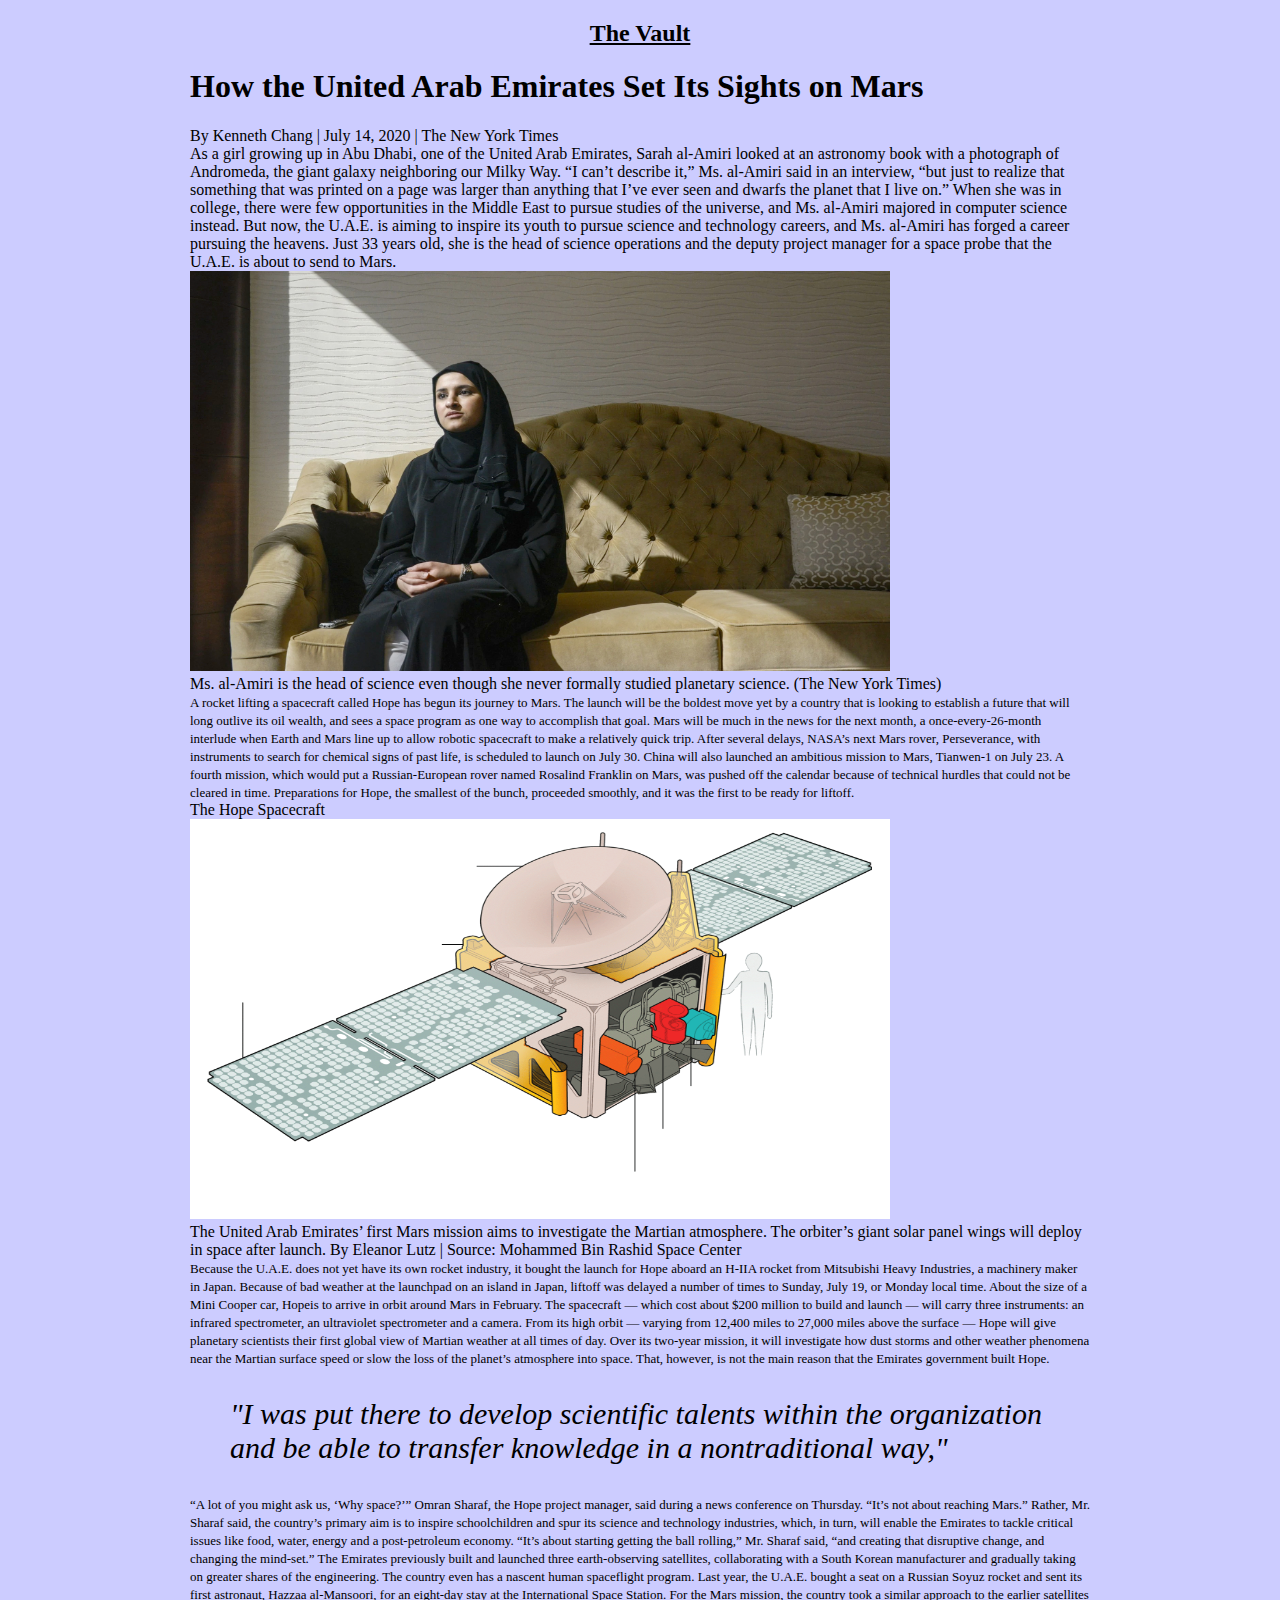
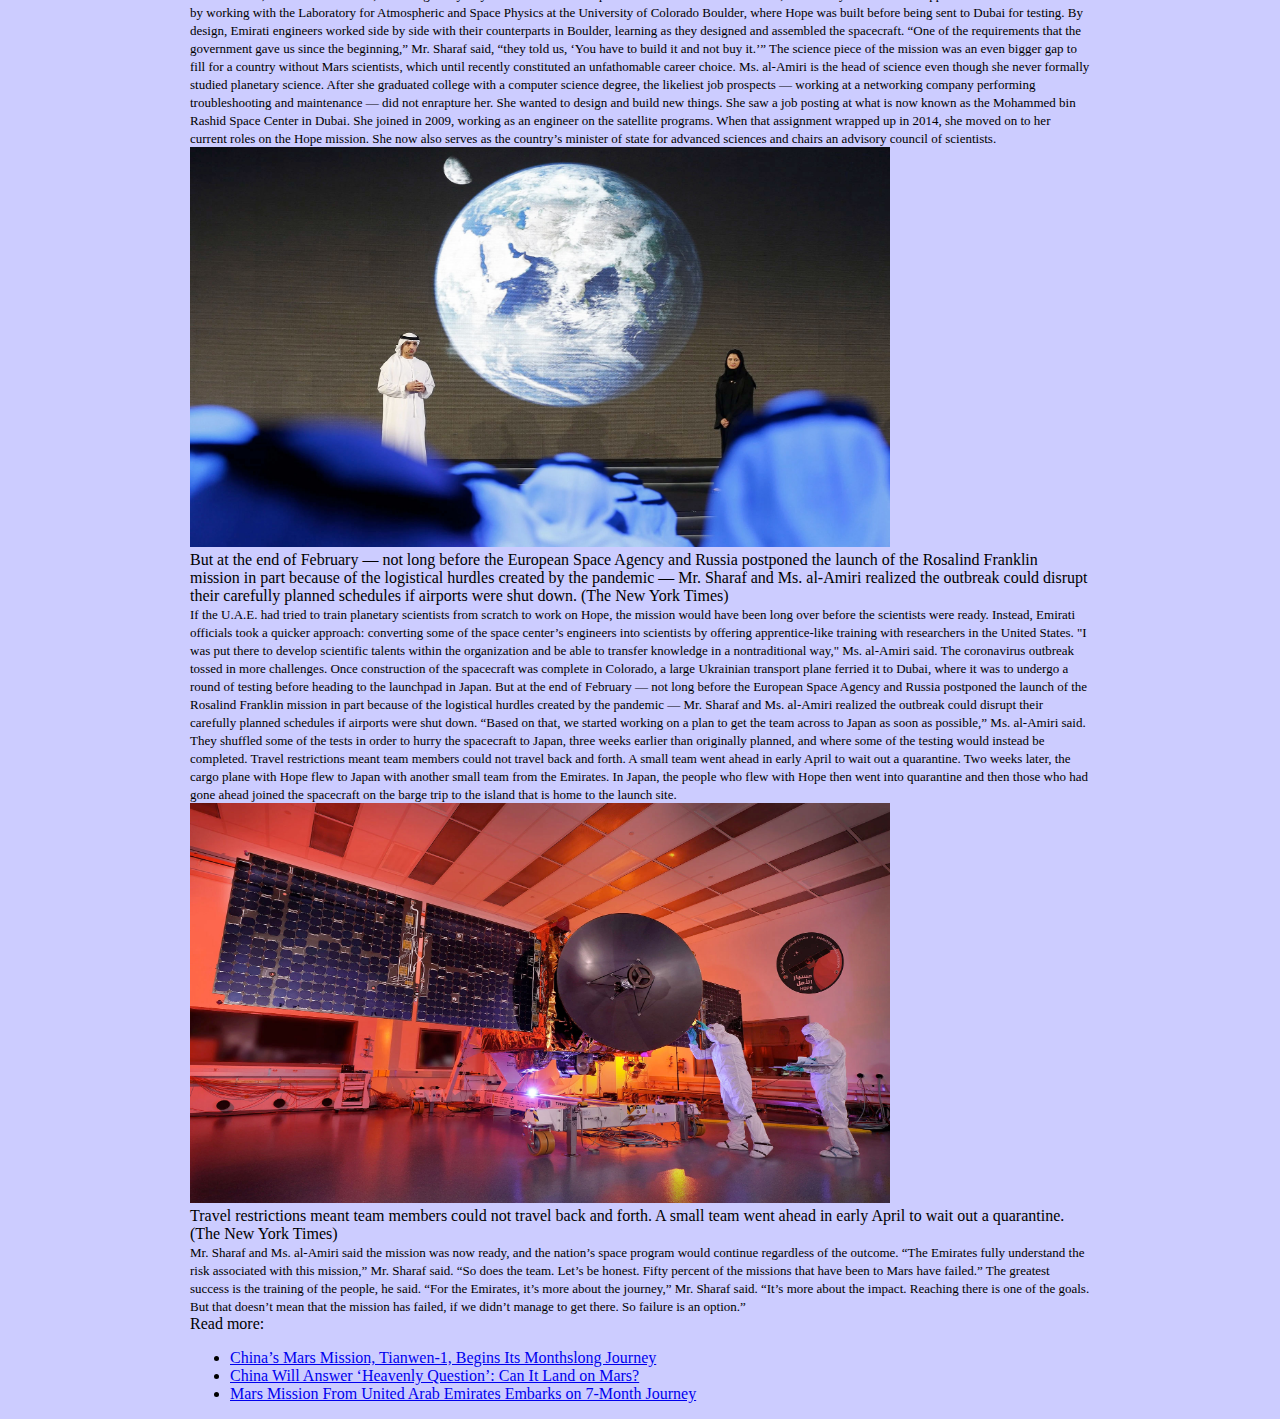
<file: index.htm>
<!DOCTYPE html>
<html lang="en">

<head>
    <title></title>
<link rel="stylesheet" type="text/css" href="stylesheet.css">
    </head>




<body>
<div id="content">
<div id="h2"><center><u><h2> <link href="https://fonts.googleapis.com/css2?family=Krona+One&display=swap" rel="stylesheet"> The Vault </u></h2></center></div>

  <div id="h1"><h1> How the United Arab Emirates Set Its Sights on Mars </h1></div>

  <div id="byline"> By Kenneth Chang | July 14, 2020 | The New York Times </div>

<div id="p1">  As a girl growing up in Abu Dhabi, one of the United Arab Emirates, Sarah al-Amiri looked at an astronomy book with a photograph of Andromeda, the giant galaxy neighboring our Milky Way.

“I can’t describe it,” Ms. al-Amiri said in an interview, “but just to realize that something that was printed on a page was larger than anything that I’ve ever seen and dwarfs the planet that I live on.”

When she was in college, there were few opportunities in the Middle East to pursue studies of the universe, and Ms. al-Amiri majored in computer science instead. But now, the U.A.E. is aiming to inspire its youth to pursue science and technology careers, and Ms. al-Amiri has forged a career pursuing the heavens.

Just 33 years old, she is the head of science operations and the deputy project manager for a space probe that the U.A.E. is about to send to Mars.</div>

<div id="photo1"><img src="/images/uae-mars1.jpg" width="700px" height="400px"/></div>
<div id="caption1">Ms. al-Amiri is the head of science even though she never formally studied planetary science. (The New York Times)</div>

<p2> A rocket lifting a spacecraft called Hope has begun its journey to Mars. The launch will be the boldest move yet by a country that is looking to establish a future that will long outlive its oil wealth, and sees a space program as one way to accomplish that goal.

Mars will be much in the news for the next month, a once-every-26-month interlude when Earth and Mars line up to allow robotic spacecraft to make a relatively quick trip. After several delays, NASA’s next Mars rover, Perseverance, with instruments to search for chemical signs of past life, is scheduled to launch on July 30. China will also launched an ambitious mission to Mars, Tianwen-1 on July 23.

A fourth mission, which would put a Russian-European rover named Rosalind Franklin on Mars, was pushed off the calendar because of technical hurdles that could not be cleared in time.

Preparations for Hope, the smallest of the bunch, proceeded smoothly, and it was the first to be ready for liftoff.</p2>
<div id="gifheadline">The Hope Spacecraft</div>

<div id="photo2"> <img src="/images/hope-spacecraft-graphic.gif" width="700px" height="400px"/> </div>

<div id="gifcap"> The United Arab Emirates’ first Mars mission aims to investigate the Martian atmosphere. The orbiter’s giant solar panel wings will deploy in space after launch. By Eleanor Lutz | Source: Mohammed Bin Rashid Space Center </div>

<p3>Because the U.A.E. does not yet have its own rocket industry, it bought the launch for Hope aboard an H-IIA rocket from Mitsubishi Heavy Industries, a machinery maker in Japan. Because of bad weather at the launchpad on an island in Japan, liftoff was delayed a number of times to Sunday, July 19, or Monday local time.

About the size of a Mini Cooper car, Hopeis to arrive in orbit around Mars in February. The spacecraft — which cost about $200 million to build and launch — will carry three instruments: an infrared spectrometer, an ultraviolet spectrometer and a camera.

From its high orbit — varying from 12,400 miles to 27,000 miles above the surface — Hope will give planetary scientists their first global view of Martian weather at all times of day. Over its two-year mission, it will investigate how dust storms and other weather phenomena near the Martian surface speed or slow the loss of the planet’s atmosphere into space.

That, however, is not the main reason that the Emirates government built Hope.</p3>
<blockquote>"I was put there to develop scientific talents within the organization and be able to transfer knowledge in a nontraditional way," </blockquote>

<p4>“A lot of you might ask us, ‘Why space?’” Omran Sharaf, the Hope project manager, said during a news conference on Thursday. “It’s not about reaching Mars.”

Rather, Mr. Sharaf said, the country’s primary aim is to inspire schoolchildren and spur its science and technology industries, which, in turn, will enable the Emirates to tackle critical issues like food, water, energy and a post-petroleum economy.

“It’s about starting getting the ball rolling,” Mr. Sharaf said, “and creating that disruptive change, and changing the mind-set.”

The Emirates previously built and launched three earth-observing satellites, collaborating with a South Korean manufacturer and gradually taking on greater shares of the engineering. The country even has a nascent human spaceflight program. Last year, the U.A.E. bought a seat on a Russian Soyuz rocket and sent its first astronaut, Hazzaa al-Mansoori, for an eight-day stay at the International Space Station.

For the Mars mission, the country took a similar approach to the earlier satellites by working with the Laboratory for Atmospheric and Space Physics at the University of Colorado Boulder, where Hope was built before being sent to Dubai for testing.

By design, Emirati engineers worked side by side with their counterparts in Boulder, learning as they designed and assembled the spacecraft. “One of the requirements that the government gave us since the beginning,” Mr. Sharaf said, “they told us, ‘You have to build it and not buy it.’”

The science piece of the mission was an even bigger gap to fill for a country without Mars scientists, which until recently constituted an unfathomable career choice.

Ms. al-Amiri is the head of science even though she never formally studied planetary science.

After she graduated college with a computer science degree, the likeliest job prospects — working at a networking company performing troubleshooting and maintenance — did not enrapture her. She wanted to design and build new things.

She saw a job posting at what is now known as the Mohammed bin Rashid Space Center in Dubai. She joined in 2009, working as an engineer on the satellite programs. When that assignment wrapped up in 2014, she moved on to her current roles on the Hope mission.

She now also serves as the country’s minister of state for advanced sciences and chairs an advisory council of scientists.</p4>

<div id="photo3"><img src="/images/uae-mars2.jpg" width="700px" height="400px"/></div>
<div id="caption3">  But at the end of February — not long before the European Space Agency and Russia postponed the launch of the Rosalind Franklin mission in part because of the logistical hurdles created by the pandemic — Mr. Sharaf and Ms. al-Amiri realized the outbreak could disrupt their carefully planned schedules if airports were shut down. (The New York Times)</div>
<p5> If the U.A.E. had tried to train planetary scientists from scratch to work on Hope, the mission would have been long over before the scientists were ready. Instead, Emirati officials took a quicker approach: converting some of the space center’s engineers into scientists by offering apprentice-like training with researchers in the United States.

"I was put there to develop scientific talents within the organization and be able to transfer knowledge in a nontraditional way," Ms. al-Amiri said.

The coronavirus outbreak tossed in more challenges.

Once construction of the spacecraft was complete in Colorado, a large Ukrainian transport plane ferried it to Dubai, where it was to undergo a round of testing before heading to the launchpad in Japan.

But at the end of February — not long before the European Space Agency and Russia postponed the launch of the Rosalind Franklin mission in part because of the logistical hurdles created by the pandemic — Mr. Sharaf and Ms. al-Amiri realized the outbreak could disrupt their carefully planned schedules if airports were shut down.

“Based on that, we started working on a plan to get the team across to Japan as soon as possible,” Ms. al-Amiri said.

They shuffled some of the tests in order to hurry the spacecraft to Japan, three weeks earlier than originally planned, and where some of the testing would instead be completed.

Travel restrictions meant team members could not travel back and forth. A small team went ahead in early April to wait out a quarantine. Two weeks later, the cargo plane with Hope flew to Japan with another small team from the Emirates.

In Japan, the people who flew with Hope then went into quarantine and then those who had gone ahead joined the spacecraft on the barge trip to the island that is home to the launch site.</p5>

<div id="photo4"><img src="/images/uae-mars3.jpg" width="700px" height="400px"/></div>
<div id="caption4">Travel restrictions meant team members could not travel back and forth. A small team went ahead in early April to wait out a quarantine. (The New York Times)</div>
<p6>Mr. Sharaf and Ms. al-Amiri said the mission was now ready, and the nation’s space program would continue regardless of the outcome.

“The Emirates fully understand the risk associated with this mission,” Mr. Sharaf said. “So does the team. Let’s be honest. Fifty percent of the missions that have been to Mars have failed.”

The greatest success is the training of the people, he said.

“For the Emirates, it’s more about the journey,” Mr. Sharaf said. “It’s more about the impact. Reaching there is one of the goals. But that doesn’t mean that the mission has failed, if we didn’t manage to get there. So failure is an option.”</p6>



<div id="block2"> <p7> Read more:</p7></div>
<ul>
<li><a href="https://www.nytimes.com/2020/07/22/science/mars-china-launch.html?action=click&block=associated_collection_recirc&impression_id=8fa169b0-cd41-11ea-9e45-6dfedec6de97&index=0&pgtype=Article&region=footer">China’s Mars Mission, Tianwen-1, Begins Its Monthslong Journey</a></li>
<li><a href="https://www.nytimes.com/2020/07/22/science/china-mars-mission.html?action=click&block=associated_collection_recirc&impression_id=8fa169b1-cd41-11ea-9e45-6dfedec6de97&index=1&pgtype=Article&region=footer">China Will Answer ‘Heavenly Question’: Can It Land on Mars?</a></li>
<li><a href="https://www.nytimes.com/2020/07/19/science/emirates-mars-mission.html?action=click&block=associated_collection_recirc&impression_id=8fa169b2-cd41-11ea-9e45-6dfedec6de97&index=2&pgtype=Article&region=footer">Mars Mission From United Arab Emirates Embarks on 7-Month Journey</a></li>
</ul>
</div>
</body>


</html>
</file>
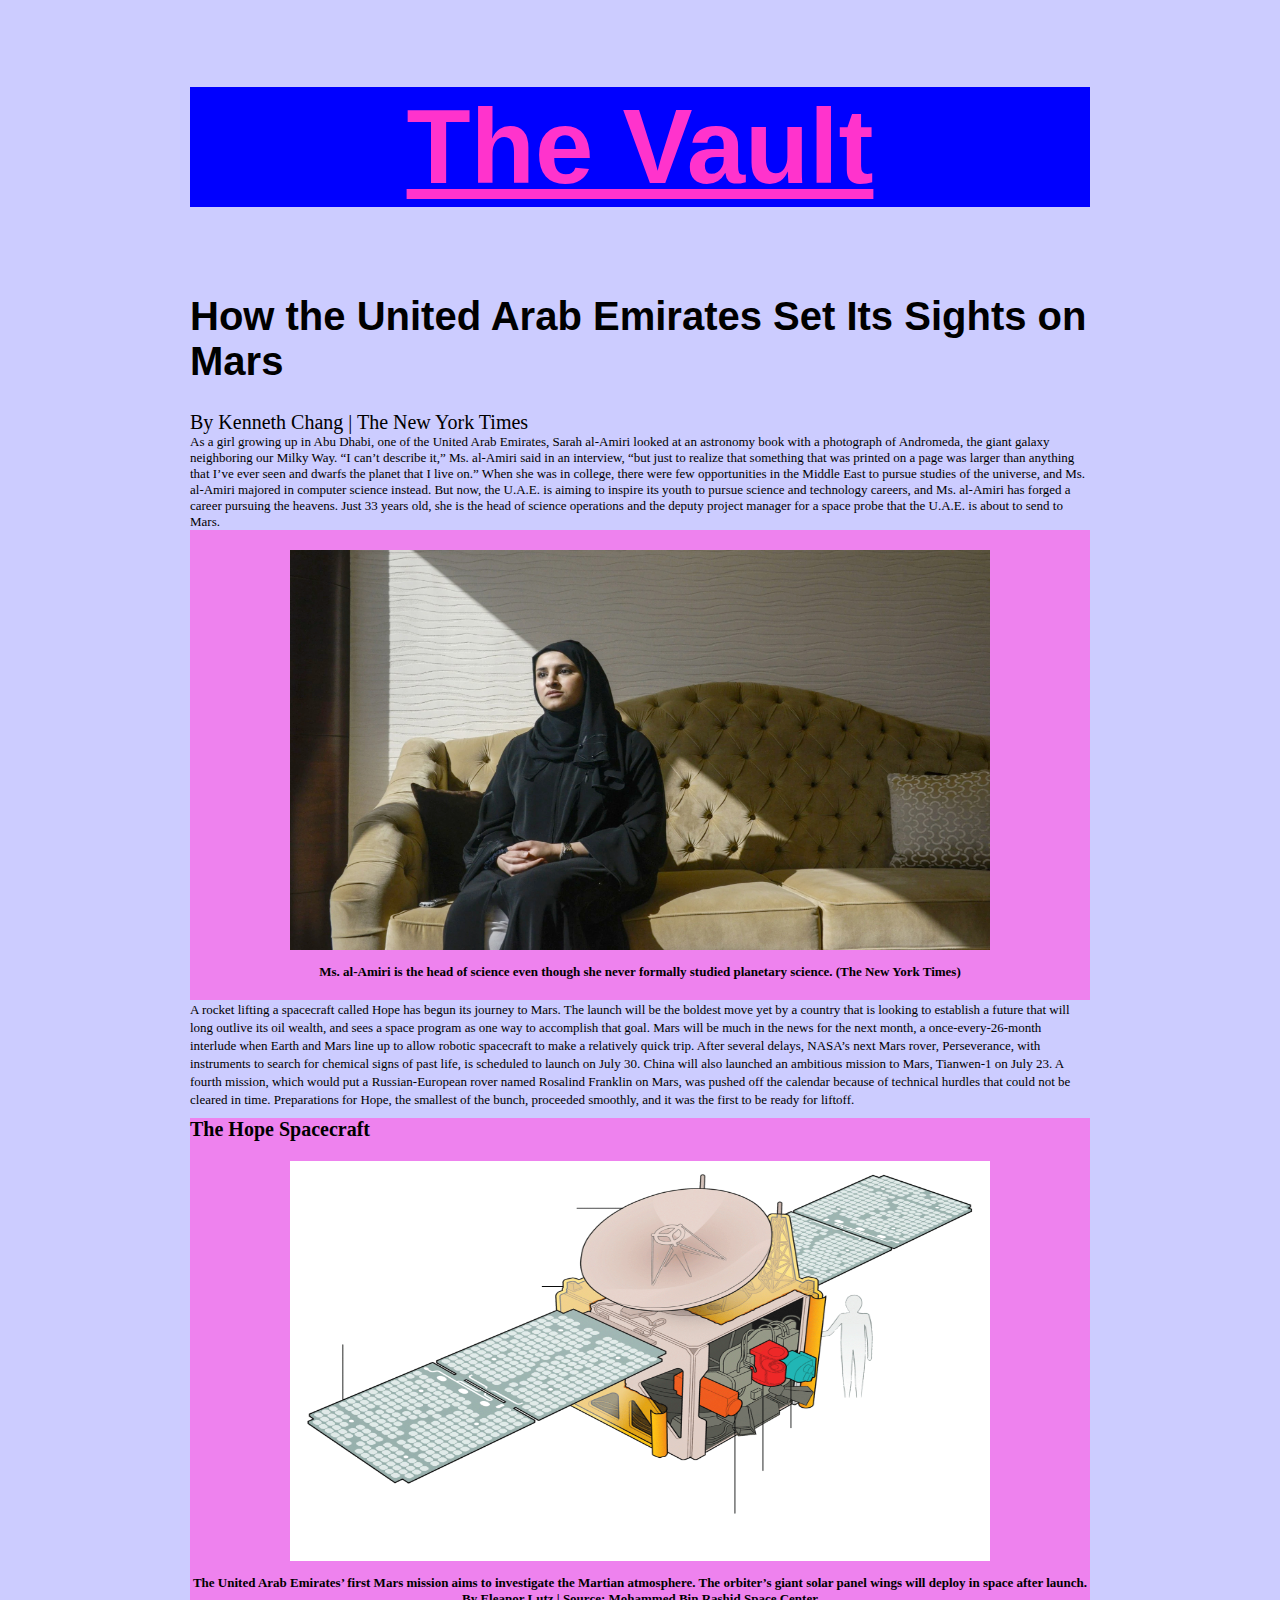
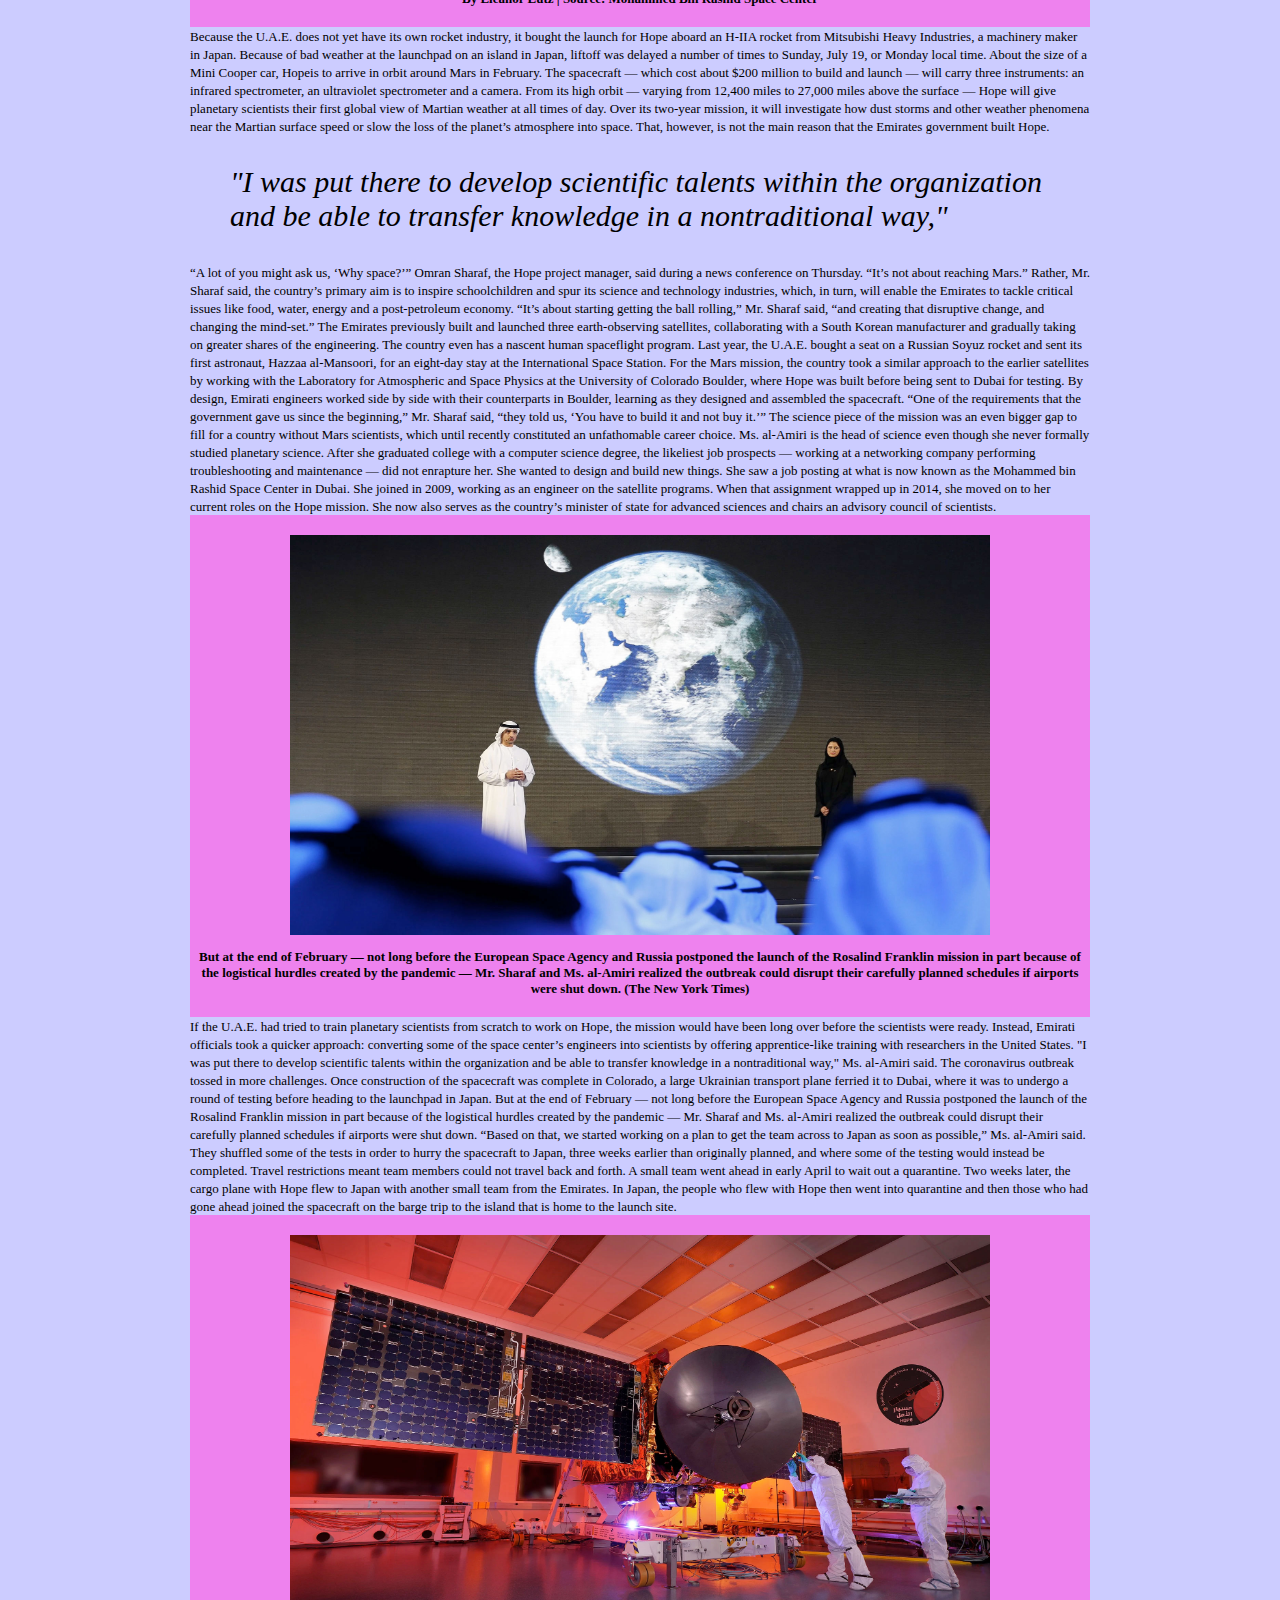
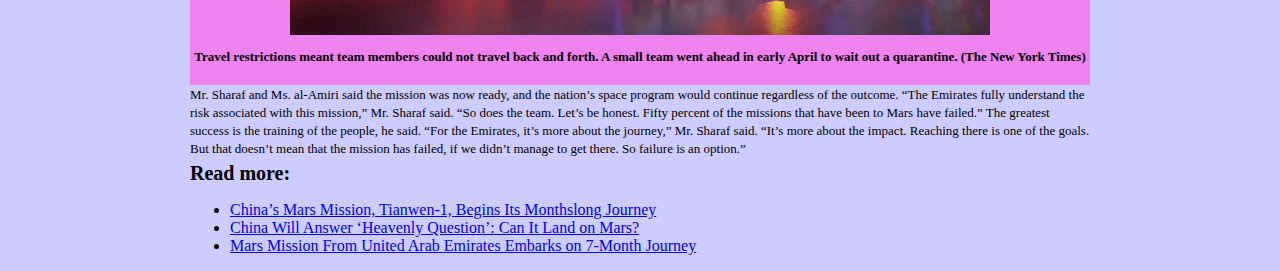
<file: ShermanLayout/midterm/index.htm>
<!DOCTYPE html>
<!-- saved from url=(0063)file:///Users/ellasherman/Downloads/Midterm%20review/index.html -->
<html lang="en"><head><meta http-equiv="Content-Type" content="text/html; charset=UTF-8">
    <title></title>
<link rel="stylesheet" type="text/css" href="./index_files/stylesheet.css">
    </head>




<body>
<div id="content">
<div class="h2"><center><u></u><h2><u> <link href="./index_files/css2" rel="stylesheet"> The Vault </u></h2></center></div>

  <div class="h1"><h1> How the United Arab Emirates Set Its Sights on Mars </h1></div>

  <div class="h3"> By Kenneth Chang | The New York Times </div>

<div class="p1">  As a girl growing up in Abu Dhabi, one of the United Arab Emirates, Sarah al-Amiri looked at an astronomy book with a photograph of Andromeda, the giant galaxy neighboring our Milky Way.

“I can’t describe it,” Ms. al-Amiri said in an interview, “but just to realize that something that was printed on a page was larger than anything that I’ve ever seen and dwarfs the planet that I live on.”

When she was in college, there were few opportunities in the Middle East to pursue studies of the universe, and Ms. al-Amiri majored in computer science instead. But now, the U.A.E. is aiming to inspire its youth to pursue science and technology careers, and Ms. al-Amiri has forged a career pursuing the heavens.

Just 33 years old, she is the head of science operations and the deputy project manager for a space probe that the U.A.E. is about to send to Mars.</div>

<div class="photo1"><img src="./index_files/uae-mars1.jpg" width="700px" height="400px"></div>
<div class="caption1">Ms. al-Amiri is the head of science even though she never formally studied planetary science. (The New York Times)</div>

<p2> A rocket lifting a spacecraft called Hope has begun its journey to Mars. The launch will be the boldest move yet by a country that is looking to establish a future that will long outlive its oil wealth, and sees a space program as one way to accomplish that goal.

Mars will be much in the news for the next month, a once-every-26-month interlude when Earth and Mars line up to allow robotic spacecraft to make a relatively quick trip. After several delays, NASA’s next Mars rover, Perseverance, with instruments to search for chemical signs of past life, is scheduled to launch on July 30. China will also launched an ambitious mission to Mars, Tianwen-1 on July 23.

A fourth mission, which would put a Russian-European rover named Rosalind Franklin on Mars, was pushed off the calendar because of technical hurdles that could not be cleared in time.

Preparations for Hope, the smallest of the bunch, proceeded smoothly, and it was the first to be ready for liftoff.</p2>
<div class="gifheadline">The Hope Spacecraft</div>

<div class="photo2"> <img src="./index_files/hope-spacecraft-graphic.gif" width="700px" height="400px"> </div>

<div class="gifcap"> The United Arab Emirates’ first Mars mission aims to investigate the Martian atmosphere. The orbiter’s giant solar panel wings will deploy in space after launch. By Eleanor Lutz | Source: Mohammed Bin Rashid Space Center </div>

<p3>Because the U.A.E. does not yet have its own rocket industry, it bought the launch for Hope aboard an H-IIA rocket from Mitsubishi Heavy Industries, a machinery maker in Japan. Because of bad weather at the launchpad on an island in Japan, liftoff was delayed a number of times to Sunday, July 19, or Monday local time.

About the size of a Mini Cooper car, Hopeis to arrive in orbit around Mars in February. The spacecraft — which cost about $200 million to build and launch — will carry three instruments: an infrared spectrometer, an ultraviolet spectrometer and a camera.

From its high orbit — varying from 12,400 miles to 27,000 miles above the surface — Hope will give planetary scientists their first global view of Martian weather at all times of day. Over its two-year mission, it will investigate how dust storms and other weather phenomena near the Martian surface speed or slow the loss of the planet’s atmosphere into space.

That, however, is not the main reason that the Emirates government built Hope.</p3>
<blockquote>"I was put there to develop scientific talents within the organization and be able to transfer knowledge in a nontraditional way," </blockquote>

<p4>“A lot of you might ask us, ‘Why space?’” Omran Sharaf, the Hope project manager, said during a news conference on Thursday. “It’s not about reaching Mars.”

Rather, Mr. Sharaf said, the country’s primary aim is to inspire schoolchildren and spur its science and technology industries, which, in turn, will enable the Emirates to tackle critical issues like food, water, energy and a post-petroleum economy.

“It’s about starting getting the ball rolling,” Mr. Sharaf said, “and creating that disruptive change, and changing the mind-set.”

The Emirates previously built and launched three earth-observing satellites, collaborating with a South Korean manufacturer and gradually taking on greater shares of the engineering. The country even has a nascent human spaceflight program. Last year, the U.A.E. bought a seat on a Russian Soyuz rocket and sent its first astronaut, Hazzaa al-Mansoori, for an eight-day stay at the International Space Station.

For the Mars mission, the country took a similar approach to the earlier satellites by working with the Laboratory for Atmospheric and Space Physics at the University of Colorado Boulder, where Hope was built before being sent to Dubai for testing.

By design, Emirati engineers worked side by side with their counterparts in Boulder, learning as they designed and assembled the spacecraft. “One of the requirements that the government gave us since the beginning,” Mr. Sharaf said, “they told us, ‘You have to build it and not buy it.’”

The science piece of the mission was an even bigger gap to fill for a country without Mars scientists, which until recently constituted an unfathomable career choice.

Ms. al-Amiri is the head of science even though she never formally studied planetary science.

After she graduated college with a computer science degree, the likeliest job prospects — working at a networking company performing troubleshooting and maintenance — did not enrapture her. She wanted to design and build new things.

She saw a job posting at what is now known as the Mohammed bin Rashid Space Center in Dubai. She joined in 2009, working as an engineer on the satellite programs. When that assignment wrapped up in 2014, she moved on to her current roles on the Hope mission.

She now also serves as the country’s minister of state for advanced sciences and chairs an advisory council of scientists.</p4>

<div class="photo3"><img src="./index_files/uae-mars2.jpg" width="700px" height="400px"></div>
<div class="caption3">  But at the end of February — not long before the European Space Agency and Russia postponed the launch of the Rosalind Franklin mission in part because of the logistical hurdles created by the pandemic — Mr. Sharaf and Ms. al-Amiri realized the outbreak could disrupt their carefully planned schedules if airports were shut down. (The New York Times)</div>
<p5> If the U.A.E. had tried to train planetary scientists from scratch to work on Hope, the mission would have been long over before the scientists were ready. Instead, Emirati officials took a quicker approach: converting some of the space center’s engineers into scientists by offering apprentice-like training with researchers in the United States.

"I was put there to develop scientific talents within the organization and be able to transfer knowledge in a nontraditional way," Ms. al-Amiri said.

The coronavirus outbreak tossed in more challenges.

Once construction of the spacecraft was complete in Colorado, a large Ukrainian transport plane ferried it to Dubai, where it was to undergo a round of testing before heading to the launchpad in Japan.

But at the end of February — not long before the European Space Agency and Russia postponed the launch of the Rosalind Franklin mission in part because of the logistical hurdles created by the pandemic — Mr. Sharaf and Ms. al-Amiri realized the outbreak could disrupt their carefully planned schedules if airports were shut down.

“Based on that, we started working on a plan to get the team across to Japan as soon as possible,” Ms. al-Amiri said.

They shuffled some of the tests in order to hurry the spacecraft to Japan, three weeks earlier than originally planned, and where some of the testing would instead be completed.

Travel restrictions meant team members could not travel back and forth. A small team went ahead in early April to wait out a quarantine. Two weeks later, the cargo plane with Hope flew to Japan with another small team from the Emirates.

In Japan, the people who flew with Hope then went into quarantine and then those who had gone ahead joined the spacecraft on the barge trip to the island that is home to the launch site.</p5>

<div class="photo4"><img src="./index_files/uae-mars3.jpg" width="700px" height="400px"></div>
<div class="caption4">Travel restrictions meant team members could not travel back and forth. A small team went ahead in early April to wait out a quarantine. (The New York Times)</div>
<p6>Mr. Sharaf and Ms. al-Amiri said the mission was now ready, and the nation’s space program would continue regardless of the outcome.

“The Emirates fully understand the risk associated with this mission,” Mr. Sharaf said. “So does the team. Let’s be honest. Fifty percent of the missions that have been to Mars have failed.”

The greatest success is the training of the people, he said.

“For the Emirates, it’s more about the journey,” Mr. Sharaf said. “It’s more about the impact. Reaching there is one of the goals. But that doesn’t mean that the mission has failed, if we didn’t manage to get there. So failure is an option.”</p6>



<div class="block2"> <p7> Read more:</p7></div>
<ul>
<li><a href="https://www.nytimes.com/2020/07/22/science/mars-china-launch.html?action=click&amp;block=associated_collection_recirc&amp;impression_id=8fa169b0-cd41-11ea-9e45-6dfedec6de97&amp;index=0&amp;pgtype=Article&amp;region=footer">China’s Mars Mission, Tianwen-1, Begins Its Monthslong Journey</a></li>
<li><a href="https://www.nytimes.com/2020/07/22/science/china-mars-mission.html?action=click&amp;block=associated_collection_recirc&amp;impression_id=8fa169b1-cd41-11ea-9e45-6dfedec6de97&amp;index=1&amp;pgtype=Article&amp;region=footer">China Will Answer ‘Heavenly Question’: Can It Land on Mars?</a></li>
<li><a href="https://www.nytimes.com/2020/07/19/science/emirates-mars-mission.html?action=click&amp;block=associated_collection_recirc&amp;impression_id=8fa169b2-cd41-11ea-9e45-6dfedec6de97&amp;index=2&amp;pgtype=Article&amp;region=footer">Mars Mission From United Arab Emirates Embarks on 7-Month Journey</a></li>
</ul>
</div>




</body></html>
</file>
<file: stylesheet.css>
html{
  background-color: #ccccff;
}

#content {
  max-width:900px;
  margin:0 auto;
  background-color: #ccccff;
}
.h1{
  font-family: helvetica; sans-serif;
  font-weight:bold 500;
  font-size: 20px;
}
.h2{
  font-size: 70px;
    font-weight:bolder;
    font-family: 'Krona One', sans-serif;
    margin: 0 auto center;
    color: #ff33cc;
     background-color: blue;
}


.h3{
font-style: Georgia, serif;
font-size: 20px;
font-weight:200;

}

.p1{
  font-style: Georgia, serif;
font-size: 13px;
font-weight:normal;
}

.photo1{
margin: 0 auto;
padding-top: 20px;
padding-bottom: 10px;
padding-left: 100px;
background-color: violet;
}


blockquote{
font-size: 30px;
font-style:italic;
margin: 0 auto center;
}

p2{
  font-style: Georgia, serif;
  font-size: 13px;
  font-weight:normal;

}

.photo2{
  margin: 0 auto;
  padding-top: 20px;
  padding-bottom: 10px;
  padding-left: 100px;
  background-color: violet;

}

.photo3{
  margin: 0 auto;
  padding-top: 20px;
  padding-bottom: 10px;
  padding-left: 100px;
  background-color: violet;
}

p3{
  font-style: Georgia, serif;
  font-size: 13px;
  font-weight:normal;

}
p4{
  font-style: Georgia, serif;
  font-size: 13px;
  font-weight:normal;
  margin-left: left;

}

p5{
  font-style: Georgia, serif;
  font-size: 13px;
  font-weight:normal;

}

.photo4{
  margin: 0 auto;
  padding-top: 20px;
  padding-bottom: 10px;
  padding-left: 100px;
  background-color: violet;
}

p6{
  font-style: Georgia, serif;
  font-size: 13px;
  font-weight:normal;
}
.gifheadline{
  font-style: Georgia, serif;
  font-size: 20px;
  font-weight:bold;
  padding-bottom: 0;
  margin: 0 auto;
background-color: violet;
  margin-top: 10px;
}

.gifcap{
  font-style: Georgia, serif;
  font-size: 13px;
  font-weight:bold;
  padding-bottom: 20px;
  margin: 0 auto;
  margin-top: 0;
  text-align:center;
  background-color: violet;
}

.caption4{
  font-style: Georgia, serif;
  font-size: 13px;
  font-weight:bold;
  padding-bottom: 20px;
  margin: 0 auto;
text-align:center;
background-color: violet;
}

.caption3{
  font-style: Georgia, serif;
  font-size: 13px;
  font-weight:bold;
  padding-bottom: 20px;
  margin: 0 auto;
text-align:center;
background-color: violet;
}
.caption1{
  font-style: Georgia, serif;
  font-size: 13px;
  font-weight:bold;
  padding-bottom: 20px;
  margin: 0 auto ;
  text-align:center;
  background-color: violet;
}

.block2{
  font-size: 20px;
  font-weight: bold;
  font-style: normal;
  padding-top: 5px;
}
</file>
<file: ShermanLayout/midterm/index_files/stylesheet.css>
html{
  background-color: #ccccff;
}

#content {
  max-width:900px;
  margin:0 auto;
  background-color: #ccccff;
}
.h1{
  font-family: helvetica; sans-serif;
  font-weight:bold 500;
  font-size: 20px;
}
.h2{
  font-size: 70px;
    font-weight:bolder;
    font-family: 'Krona One', sans-serif;
    margin: 0 auto center;
    color: #ff33cc;
     background-color: blue;
}


.h3{
font-style: Georgia, serif;
font-size: 20px;
font-weight:200;

}

.p1{
  font-style: Georgia, serif;
font-size: 13px;
font-weight:normal;
}

.photo1{
margin: 0 auto;
padding-top: 20px;
padding-bottom: 10px;
padding-left: 100px;
background-color: violet;
}


blockquote{
font-size: 30px;
font-style:italic;
margin: 0 auto center;
}

p2{
  font-style: Georgia, serif;
  font-size: 13px;
  font-weight:normal;

}

.photo2{
  margin: 0 auto;
  padding-top: 20px;
  padding-bottom: 10px;
  padding-left: 100px;
  background-color: violet;

}

.photo3{
  margin: 0 auto;
  padding-top: 20px;
  padding-bottom: 10px;
  padding-left: 100px;
  background-color: violet;
}

p3{
  font-style: Georgia, serif;
  font-size: 13px;
  font-weight:normal;

}
p4{
  font-style: Georgia, serif;
  font-size: 13px;
  font-weight:normal;
  margin-left: left;

}

p5{
  font-style: Georgia, serif;
  font-size: 13px;
  font-weight:normal;

}

.photo4{
  margin: 0 auto;
  padding-top: 20px;
  padding-bottom: 10px;
  padding-left: 100px;
  background-color: violet;
}

p6{
  font-style: Georgia, serif;
  font-size: 13px;
  font-weight:normal;
}
.gifheadline{
  font-style: Georgia, serif;
  font-size: 20px;
  font-weight:bold;
  padding-bottom: 0;
  margin: 0 auto;
background-color: violet;
  margin-top: 10px;
}

.gifcap{
  font-style: Georgia, serif;
  font-size: 13px;
  font-weight:bold;
  padding-bottom: 20px;
  margin: 0 auto;
  margin-top: 0;
  text-align:center;
  background-color: violet;
}

.caption4{
  font-style: Georgia, serif;
  font-size: 13px;
  font-weight:bold;
  padding-bottom: 20px;
  margin: 0 auto;
text-align:center;
background-color: violet;
}

.caption3{
  font-style: Georgia, serif;
  font-size: 13px;
  font-weight:bold;
  padding-bottom: 20px;
  margin: 0 auto;
text-align:center;
background-color: violet;
}
.caption1{
  font-style: Georgia, serif;
  font-size: 13px;
  font-weight:bold;
  padding-bottom: 20px;
  margin: 0 auto ;
  text-align:center;
  background-color: violet;
}

.block2{
  font-size: 20px;
  font-weight: bold;
  font-style: normal;
  padding-top: 5px;
}
</file>
